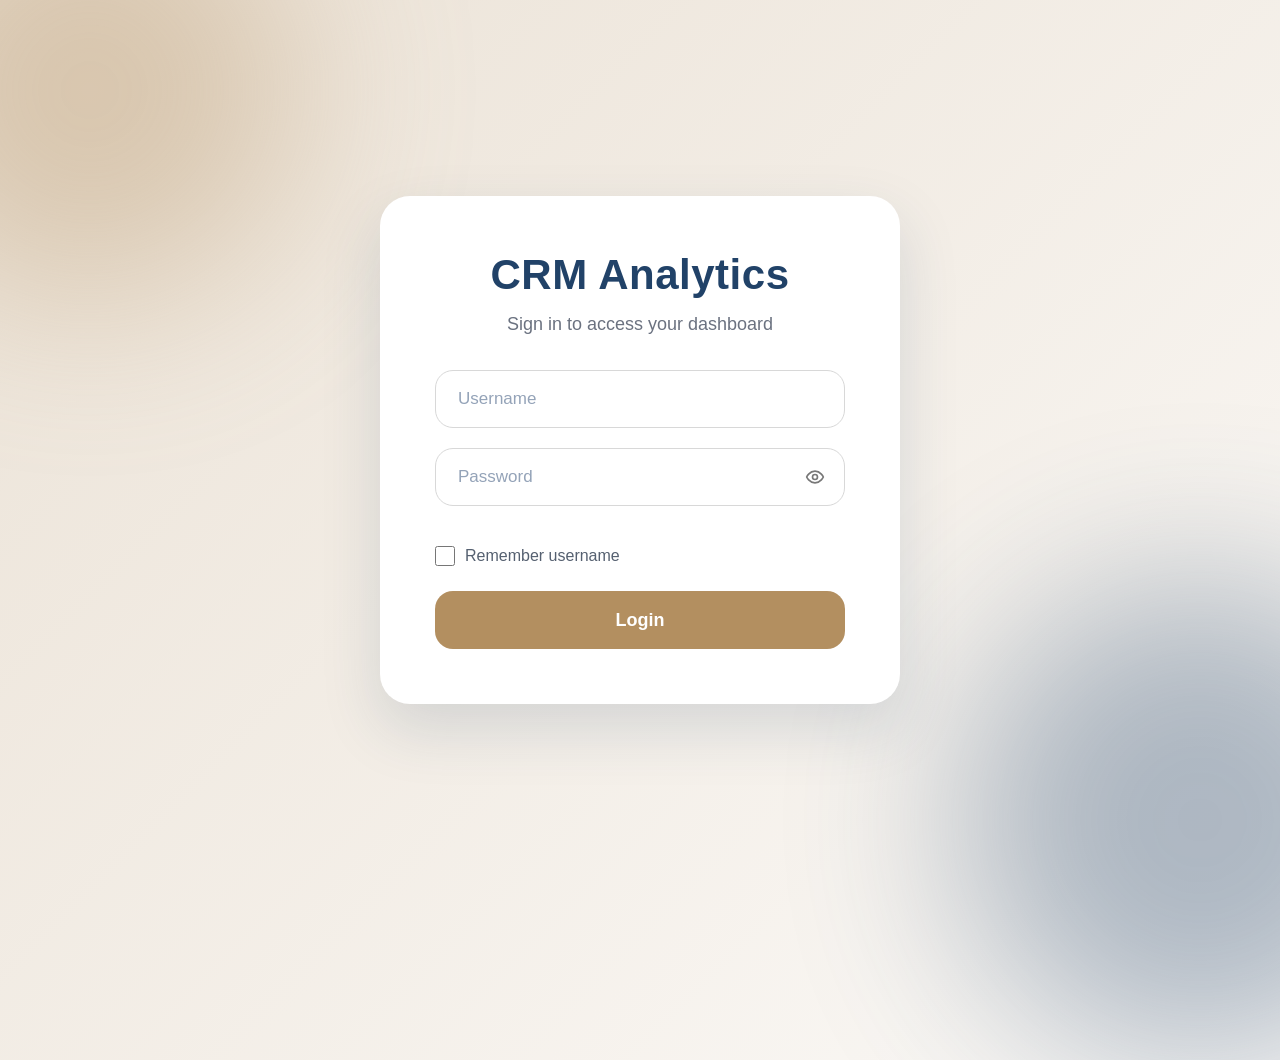
<file: Front-End/index.html>
<!DOCTYPE html>
<html>

<head>

    <meta charset="UTF-8">
    <meta name="viewport" content="width=device-width, initial-scale=1.0">

    <title>
        CRM Analytics Login
    </title>
    <link rel="icon" type="image/png" href="favicon.png">

    <link rel="stylesheet" href="l-styles.css">

</head>


<body class="login-page">


<div class="login-box">


    <h1>
        CRM Analytics
    </h1>


    <p>
        Sign in to access your dashboard
    </p>



    <form id="login-form">


        <input 
            id="username"
            type="text"
            placeholder="Username"
            autocomplete="username"
            spellcheck="false">



        <div class="password-container">


            <input
                id="password"
                type="password"
                placeholder="Password"
                autocomplete="current-password">



            <span id="toggle-password" role="button" tabindex="0" aria-label="Show password">
                <svg xmlns="http://www.w3.org/2000/svg" width="20" height="20" viewBox="0 0 24 24" fill="none" stroke="currentColor" stroke-width="2" stroke-linecap="round" stroke-linejoin="round"><path d="M2 12s3-7 10-7 10 7 10 7-3 7-10 7-10-7-10-7z"/><circle cx="12" cy="12" r="3"/></svg>
            </span>


        </div>




        <div class="login-options">


            <label>


                <input 
                    type="checkbox" 
                    id="remember-me">


                Remember username


            </label>


        </div>





        <button type="submit">

            Login

        </button>



    </form>




    <p id="login-error"></p>



</div>





<script src="login.js"></script>


</body>

</html>
</file>
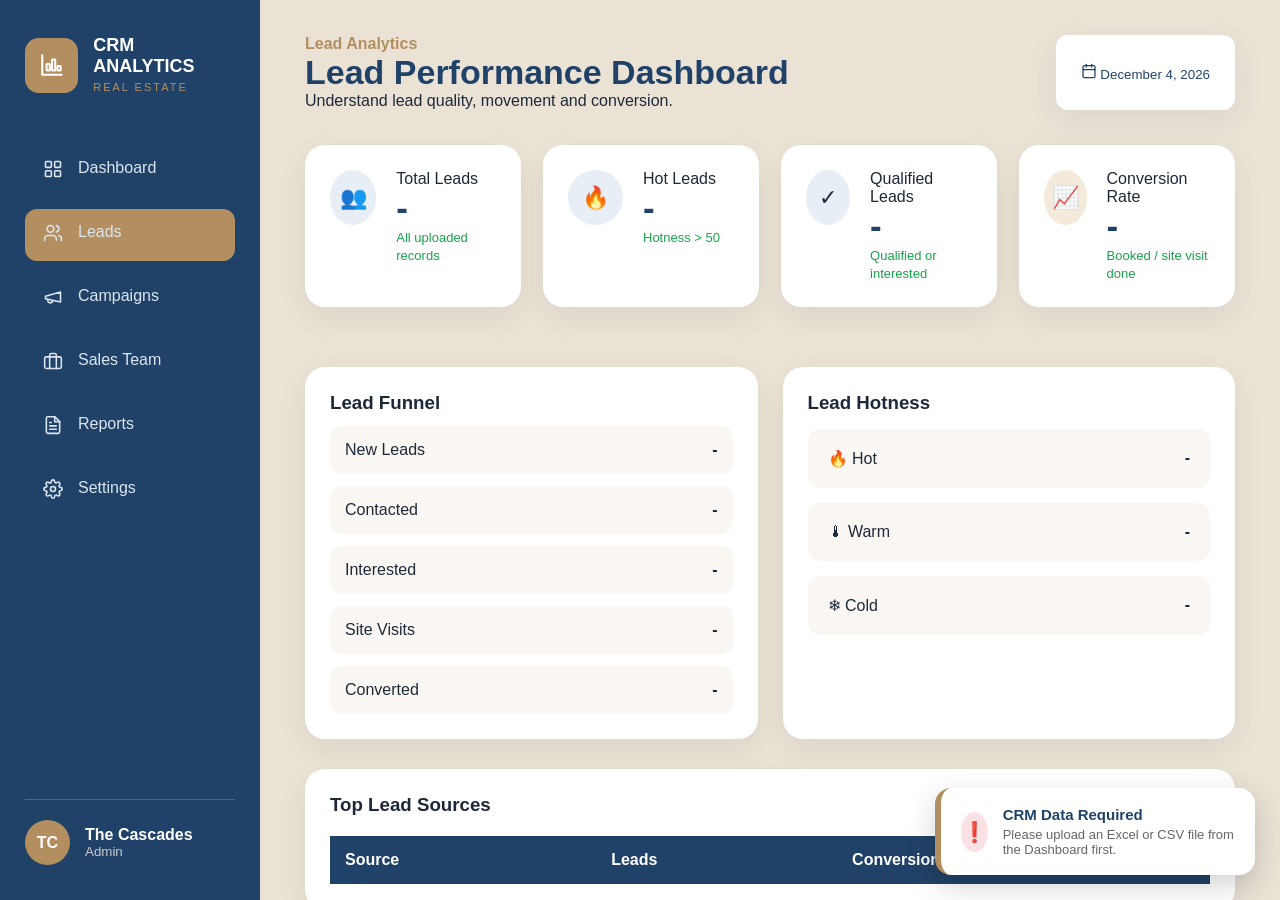
<file: Front-End/leads.html>
<!DOCTYPE html>
<html lang="en">

<head>

<meta charset="UTF-8">
<meta name="viewport" content="width=device-width, initial-scale=1.0">

<title>Lead Analytics</title>
<link rel="icon" type="image/png" href="favicon.png">

<link rel="stylesheet" href="leads.css">
<link rel="stylesheet" href="settings.css">

</head>

<div id="notification-container"></div>
<body>


<div class="dashboard">


<!-- SIDEBAR -->

<aside class="sidebar">


<div class="brand">

<div class="logo-icon">
◆
</div>

<div>

<h2>
CRM ANALYTICS
</h2>

<span>
REAL ESTATE
</span>

</div>

</div>



<nav>

<a href="dashboard.html">
<span>▦</span>
Dashboard
</a>


<a href="leads.html" class="active">
<span>♟</span>
Leads
</a>


<a href="campaigns.html">
<span>◉</span>
Campaigns
</a>


<a href="sales.html">
<span>♧</span>
Sales Team
</a>


<a href="reports.html">
<span>▥</span>
Reports   
</a>


<a href="settings.html">
<span>⚙</span>
Settings   
</a>


</nav>



<div class="profile">


<div class="avatar">
TC
</div>


<div>

<strong>
The Cascades
</strong>

<small>
Admin
</small>


</div>


</div>


</aside>





<!-- MAIN -->

<main class="main">


<header class="header">


<div>

<p class="welcome">
Lead Analytics
</p>


<h1>
Lead Performance Dashboard
</h1>


<p>
Understand lead quality, movement and conversion.
</p>


</div>


<button class="date-picker">

📅 <span id="current-date"></span>

</button>


</header>





<!-- KPI CARDS -->


<section class="kpi-container">



<div class="kpi-card">

<div class="icon">
👥
</div>

<div>

<p>
Total Leads
</p>

<h2 id="total-leads">
-
</h2>

<span>
All uploaded records
</span>

</div>

</div>





<div class="kpi-card">

<div class="icon">
🔥
</div>

<div>

<p>
Hot Leads
</p>

<h2 id="hot-leads">
-
</h2>

<span>
Hotness &gt; 50
</span>

</div>

</div>






<div class="kpi-card">

<div class="icon">
✓
</div>

<div>

<p>
Qualified Leads
</p>

<h2 id="qualified-leads">
-
</h2>

<span>
Qualified or interested
</span>

</div>

</div>





<div class="kpi-card">

<div class="icon gold">
📈
</div>

<div>

<p>
Conversion Rate
</p>

<h2 id="conversion-rate">
-
</h2>

<span>
Booked / site visit done
</span>

</div>

</div>



</section>







<!-- ANALYTICS -->


<section class="analytics-grid">



<div class="card">


<h3>
Lead Funnel
</h3>


<div class="funnel">
    <div>New Leads<strong id="funnel-new">-</strong></div>
    <div>Contacted<strong id="funnel-contacted">-</strong></div>
    <div>Interested<strong id="funnel-interested">-</strong></div>
    <div>Site Visits<strong id="funnel-sitevisits">-</strong></div>
    <div>Converted<strong id="funnel-converted">-</strong></div>
</div>


</div>







<div class="card">


<h3>
Lead Hotness
</h3>


<div class="hot-box">
    <div>🔥 Hot<strong id="hotness-hot">-</strong></div>
    <div>🌡 Warm<strong id="hotness-warm">-</strong></div>
    <div>❄ Cold<strong id="hotness-cold">-</strong></div>
</div>



</div>



</section>








<section class="card">


<h3>
Top Lead Sources
</h3>



<table>


<thead>

<tr>

<th>
Source
</th>

<th>
Leads
</th>

<th>
Conversion
</th>

</tr>


</thead>


<tbody id="sources-table">


</tbody>


</table>


</section>




</main>


</div>


<script src="leads.js"></script>

<!-- Settings overlay (shared across pages) -->
<script src="settings.js"></script>

</body>


</html>
</file>
<file: Front-End/l-styles.css>
/* =========================
   LOGIN PAGE
========================= */


* {

    box-sizing:border-box;

    margin:0;
    padding:0;

    font-family:
    "Inter",
    "Segoe UI",
    Arial,
    sans-serif;

}



body {

    background:#ebe2d6;

}





/* =========================
   MAIN LOGIN CONTAINER
========================= */


.login-page {

    height:100vh;

    display:flex;

    justify-content:center;

    align-items:center;

    position:relative;

    overflow:hidden;

    background:
    linear-gradient(
        135deg,
        #ebe2d6,
        #ffffff,
        #ddc9a3,
        #ebe2d6
    );

    background-size:400% 400%;

    animation:gradientShift 18s ease infinite;

}



.login-page::before,
.login-page::after {

    content:"";

    position:absolute;

    border-radius:50%;

    filter:blur(90px);

    opacity:.35;

    z-index:0;

}



.login-page::before {

    width:420px;
    height:420px;

    background:#b38f60;

    top:-120px;
    left:-120px;

    animation:floatBlobOne 14s ease-in-out infinite;

}



.login-page::after {

    width:480px;
    height:480px;

    background:#214268;

    bottom:-160px;
    right:-160px;

    animation:floatBlobTwo 16s ease-in-out infinite;

}



@keyframes gradientShift {

    0% {
        background-position:0% 50%;
    }

    50% {
        background-position:100% 50%;
    }

    100% {
        background-position:0% 50%;
    }

}



@keyframes floatBlobOne {

    0%, 100% {
        transform:translate(0,0);
    }

    50% {
        transform:translate(60px,50px);
    }

}



@keyframes floatBlobTwo {

    0%, 100% {
        transform:translate(0,0);
    }

    50% {
        transform:translate(-50px,-40px);
    }

}





/* =========================
   LOGIN CARD
========================= */


.login-box {


    position:relative;

    z-index:1;


    width:520px;


    background:white;


    padding:55px;


    border-radius:30px;


    box-shadow:

    0 25px 60px
    rgba(33,66,104,0.15);


    text-align:center;


}





/* =========================
   TITLE
========================= */


.login-box h1 {


    color:#214268;


    font-size:42px;


    margin-bottom:15px;


    letter-spacing:.5px;


}



.login-box p {


    color:#6b7280;


    font-size:18px;


    margin-bottom:35px;


}





/* =========================
   TEXT INPUTS
========================= */


.login-box form input[type="text"],
.login-box form input[type="password"] {

    width:100%;

    height:58px;

    padding:0 22px;

    border-radius:18px;

    border:1px solid #d8d8d8;

    font-size:17px;

    color:#1d2939;

    outline:none;

    margin-bottom:20px;

    transition:.3s;

    background:white;

}


.login-box form input::placeholder {

    color:#94a3b8;

}


.login-box form input:focus {

    border-color:#b38f60;

    box-shadow:
    0 0 0 4px rgba(179,143,96,.15);

}





/* =========================
   PASSWORD FIELD
========================= */


.password-container {

    position:relative;

    width:100%;

    margin-bottom:20px;

}


.password-container input {

    padding-right:60px;

    margin-bottom:0;

}



#toggle-password {

    position:absolute;

    right:20px;

    top:29px;

    transform:translateY(-50%);

    display:flex;

    align-items:center;

    justify-content:center;

    cursor:pointer;

    font-size:20px;

    color:#777;

    user-select:none;

}


#toggle-password:hover {

    color:#214268;

}




/* =========================
   REMEMBER USERNAME
========================= */


.login-options {


    width:100%;


    display:flex;


    justify-content:flex-start;


    align-items:center;


    margin:

    5px 0 25px;


}




.login-options label {


    display:flex;


    align-items:center;


    gap:10px;


    color:#556070;


    font-size:16px;


    cursor:pointer;


}




.login-options input {


    width:20px;


    height:20px;


    margin:0;


    accent-color:#b38f60;


}





/* =========================
   LOGIN BUTTON
========================= */


.login-box button {


    width:100%;


    height:58px;


    background:#b38f60;


    color:white;


    border:none;


    border-radius:18px;


    font-size:18px;


    font-weight:600;


    cursor:pointer;


    transition:.3s;


}




.login-box button:hover {


    background:#214268;


    transform:

    translateY(-2px);


}






/* =========================
   ERROR MESSAGE
========================= */


#login-error {


    display:none;


    margin-top:18px;


    padding:12px;


    border-radius:12px;


    background:#fde8e8;


    color:#c73a3a;


    font-size:15px;


    font-weight:500;


}





/* =========================
   MOBILE
========================= */


@media(max-width:600px){


    .login-box {


        width:90%;


        padding:35px;


    }



    .login-box h1 {


        font-size:34px;


    }


}
</file>
<file: Front-End/leads.css>
/* =====================================================================
   LEADS PAGE STYLES  (leads.html)

   This file also carries the SHARED BASE LAYOUT (sidebar, header, KPI
   cards, tables). reports.html and sales.html reuse it by also linking
   leads.css.

   /!\  These base styles are DUPLICATED across styles.css, campaigns.css
        and sales.css. A change to the shared layout must be applied to
        each copy. See README.md > Gotchas.
   ===================================================================== */


:root{

--navy:#214268;
--cream:#ebe2d6;
--gold:#b38f60;
--white:#fff;
--text:#1d2939;

--shadow:
    0 10px 30px rgba(33,66,104,0.08);

}


*{

box-sizing:border-box;
margin:0;
padding:0;

font-family:
"Inter",
"Segoe UI",
Arial;

}



body{

background:var(--cream);

color:var(--text);

}




.dashboard{

display:flex;

height:100vh;

overflow:hidden;

}



/* SIDEBAR */


.sidebar{

width:260px;

height:100vh;

flex-shrink:0;

overflow-y:auto;

background:var(--navy);

color:white;

padding:35px 25px;

display:flex;

flex-direction:column;

}



.brand{

display:flex;

gap:15px;

align-items:center;

margin-bottom:50px;

}


.logo-icon{

width:55px;
height:55px;

background:var(--gold);

border-radius:14px;

display:flex;
align-items:center;
justify-content:center;

font-size:25px;

}



.brand h2{

font-size:18px;

}


.brand span{

color:var(--gold);

font-size:11px;

letter-spacing:2px;

}




nav a{

display:flex;

gap:15px;

padding:14px 18px;

margin-bottom:12px;

color:#dce5ef;

text-decoration:none;

border-radius:12px;

}



nav a.active,
nav a:hover{

background:var(--gold);

}



.profile{

margin-top:auto;

border-top:1px solid #ffffff33;

padding-top:20px;

display:flex;

gap:15px;

align-items:center;

}



.avatar{

width:45px;
height:45px;

background:var(--gold);

border-radius:50%;

display:flex;

justify-content:center;

align-items:center;

font-weight:bold;

}


.profile small{

display:block;

color:#ccc;

}





/* MAIN */


.main{

flex:1;

height:100vh;

overflow-y:auto;

padding:35px 45px;

}



.header{

display:flex;

justify-content:space-between;

margin-bottom:35px;

}



.header h1{

color:var(--navy);

font-size:34px;

}



.welcome{

color:var(--gold);

font-weight:bold;

}



.date-picker {

    background:white;

    border:none;

    padding:15px 25px;

    border-radius:12px;

    box-shadow:var(--shadow);

    color:var(--navy);

}





/* KPI */


.kpi-container{

display:grid;

grid-template-columns:
repeat(4,1fr);

gap:22px;

}



.kpi-card{

background:white;

padding:25px;

border-radius:20px;

display:flex;

gap:20px;

box-shadow:
0 10px 30px #00000010;

}



.icon{

width:55px;
height:55px;

border-radius:50%;

background:#e8eef5;

display:flex;

align-items:center;
justify-content:center;

font-size:22px;

}



.gold{

background:#f4eadc;

}


.kpi-card h2{

font-size:35px;

color:var(--navy);

}



.kpi-card span{

color:#16a34a;

font-size:13px;

}






/* CARDS */


.analytics-grid{

display:grid;

grid-template-columns:1fr 1fr;

gap:25px;

margin-top:30px;

}



.card{

background:white;

padding:25px;

border-radius:20px;

box-shadow:
0 10px 30px #00000010;

margin-top:30px;

}



.funnel div{

padding:15px;

background:#faf7f2;

margin-top:12px;

border-radius:12px;

display:flex;

justify-content:space-between;

}



.hot-box div{

padding:20px;

margin-top:15px;

background:#faf7f2;

border-radius:12px;

display:flex;

justify-content:space-between;

}





table{

width:100%;

border-collapse:collapse;

margin-top:20px;

}


th{

background:var(--navy);

color:white;

padding:15px;

text-align:left;

}


td{

padding:15px;

border-bottom:1px solid #eee;

}




@media(max-width:1000px){

.kpi-container{

grid-template-columns:1fr 1fr;

}

}




/* =====================================
   DASHBOARD NOTIFICATIONS
===================================== */


#notification-container{

    position:fixed;

    bottom:25px;

    right:25px;

    z-index:9999;

}



.dashboard-notification{

    width:320px;

    background:white;

    border-radius:16px;

    padding:18px 20px;

    display:flex;

    align-items:center;

    gap:15px;


    box-shadow:
    0 10px 30px rgba(0,0,0,.18);


    border-left:6px solid #b38f60;


    animation:
    slideNotification .35s ease;

}



.dashboard-notification .notification-icon{

    width:40px;

    height:40px;

    background:rgba(220,53,69,.15);

    border-radius:50%;


    display:flex;

    align-items:center;

    justify-content:center;

    font-size:20px;

    line-height:1;

}



.dashboard-notification h4{

    margin:0;

    color:#214268;

    font-size:15px;

}



.dashboard-notification p{

    margin:4px 0 0;

    color:#666;

    font-size:13px;

}




@keyframes slideNotification{


    from{

        transform:translateX(120%);

        opacity:0;

    }


    to{

        transform:translateX(0);

        opacity:1;

    }


}



.dashboard-notification.hide{

    animation:

    hideNotification .35s ease forwards;

}



@keyframes hideNotification{


    from{

        transform:translateX(0);

        opacity:1;

    }


    to{

        transform:translateX(120%);

        opacity:0;

    }

}
</file>
<file: Front-End/settings.css>
/* =====================================================================
   Settings overlay — shared across all app pages (injected by settings.js).
   Opens as a modal ON TOP of the current page rather than being its own
   route. Colours are hard-coded to the brand palette so this file is
   self-contained regardless of which page stylesheet is loaded.
        navy #214268 · cream #ebe2d6 · gold #b38f60
   ===================================================================== */


.settings-overlay{
    position:fixed;
    inset:0;
    z-index:10000;
    display:flex;
    align-items:center;
    justify-content:center;
    padding:24px;
}

.settings-overlay[hidden]{ display:none; }


.settings-backdrop{
    position:absolute;
    inset:0;
    background:rgba(20,38,60,0.55);
    -webkit-backdrop-filter:blur(3px);
    backdrop-filter:blur(3px);
    animation:settingsFade .2s ease;
}


.settings-panel{
    position:relative;
    width:100%;
    max-width:520px;
    max-height:88vh;
    display:flex;
    flex-direction:column;
    overflow:hidden;
    background:#ffffff;
    border-radius:20px;
    box-shadow:0 30px 70px rgba(0,0,0,.35);
    animation:settingsPop .22s cubic-bezier(.2,.8,.2,1);
}


@keyframes settingsFade{ from{opacity:0} to{opacity:1} }
@keyframes settingsPop{
    from{ opacity:0; transform:translateY(12px) scale(.98) }
    to{ opacity:1; transform:none }
}


/* ---- Header ---- */

.settings-head{
    display:flex;
    align-items:flex-start;
    justify-content:space-between;
    gap:16px;
    padding:24px 26px;
    background:#214268;
    color:#fff;
}

.settings-head h2{ margin:0; font-size:20px; }
.settings-head p{ margin:4px 0 0; font-size:13px; color:#c8d4e2; }

.settings-close{
    flex-shrink:0;
    width:34px;
    height:34px;
    border:none;
    border-radius:9px;
    background:rgba(255,255,255,.12);
    color:#fff;
    font-size:15px;
    cursor:pointer;
}
.settings-close:hover{ background:rgba(255,255,255,.24); }


/* ---- Body ---- */

.settings-body{
    padding:8px 26px 4px;
    overflow-y:auto;
}

.settings-group{
    padding:20px 0;
    border-bottom:1px solid #efe7da;
}
.settings-group:last-child{ border-bottom:none; }

.settings-group h3{
    margin:0 0 14px;
    font-size:12px;
    letter-spacing:1px;
    text-transform:uppercase;
    color:#b38f60;
}


.settings-field{
    display:flex;
    flex-direction:column;
    gap:6px;
    margin-bottom:14px;
}
.settings-field:last-child{ margin-bottom:0; }

.settings-field span{ font-size:13px; font-weight:600; color:#6b7280; }

.settings-field input{
    padding:11px 13px;
    border:1px solid #ddd;
    border-radius:10px;
    font-size:14px;
    color:#1d2939;
    background:#faf7f2;
}
.settings-field input:focus{
    outline:none;
    border-color:#b38f60;
    background:#fff;
}


.settings-row{
    display:flex;
    align-items:center;
    justify-content:space-between;
    gap:16px;
}
.settings-row strong{ display:block; color:#214268; font-size:15px; }
.settings-row > div span{ display:block; margin-top:2px; font-size:12px; color:#6b7280; }


.settings-btn{
    flex-shrink:0;
    border:none;
    border-radius:10px;
    padding:10px 16px;
    font-size:13px;
    font-weight:600;
    cursor:pointer;
}
.settings-btn.danger{ background:#fdecec; color:#c73a3a; }
.settings-btn.danger:hover{ background:#f9d9d9; }

.settings-btn.logout{ background:#214268; color:#fff; }
.settings-btn.logout:hover{ background:#2d557f; }


.settings-pill{
    flex-shrink:0;
    font-size:11px;
    font-weight:700;
    letter-spacing:.5px;
    text-transform:uppercase;
    color:#8a6d3b;
    background:#f4eadc;
    padding:6px 11px;
    border-radius:999px;
}


.settings-toggle{
    display:flex;
    align-items:center;
    justify-content:space-between;
    gap:16px;
    cursor:pointer;
    font-size:14px;
    color:#1d2939;
}
.settings-toggle input{
    width:18px;
    height:18px;
    accent-color:#b38f60;
    cursor:pointer;
}


/* ---- Footer ---- */

.settings-foot{
    display:flex;
    align-items:center;
    justify-content:space-between;
    gap:14px;
    padding:16px 26px;
    border-top:1px solid #efe7da;
    background:#faf7f2;
}

.settings-about{
    display:flex;
    align-items:center;
    gap:7px;
    font-size:12px;
    color:#6b7280;
}
.settings-swatch{
    display:inline-block;
    width:14px;
    height:14px;
    border-radius:4px;
    border:1px solid rgba(0,0,0,.08);
}


/* ---- "Reduce animations" preference ---- */

.reduce-motion *,
.reduce-motion *::before,
.reduce-motion *::after{
    animation-duration:0s !important;
    animation-iteration-count:1 !important;
    transition:none !important;
}


/* Two-line toggle rows (title + description) */
.settings-toggle > div{
    display:flex;
    flex-direction:column;
    gap:2px;
}
.settings-toggle-title{ font-size:14px; font-weight:500; color:#1d2939; }
.settings-toggle-sub{ font-size:12px; color:#6b7280; }


/* =====================================================================
   DARK MODE — applied app-wide via <html data-theme="dark">.
   The sidebar is already navy so it fits; the settings modal stays light.
   Content rules are scoped to .main so they never touch the modal.
   ===================================================================== */

html[data-theme="dark"] body{
    background:#0e1a28;
    color:#e6ebf2;
}

/* Headings + muted text that were dark navy */
html[data-theme="dark"] .main h1,
html[data-theme="dark"] .main h2,
html[data-theme="dark"] .main h3,
html[data-theme="dark"] .main h4{
    color:#e9eef5;
}
html[data-theme="dark"] .main > p,
html[data-theme="dark"] .header p,
html[data-theme="dark"] .kpi-card p,
html[data-theme="dark"] .section-description{
    color:#9fb0c3;
}

/* Cards / panels (were white) */
html[data-theme="dark"] .main .card,
html[data-theme="dark"] .main .kpi-card,
html[data-theme="dark"] .main .chart-card,
html[data-theme="dark"] .main .table-card,
html[data-theme="dark"] .main .source-card,
html[data-theme="dark"] .main .upload-panel,
html[data-theme="dark"] .main .filter-panel,
html[data-theme="dark"] .main .rep-card,
html[data-theme="dark"] .main .date-picker{
    background:#17283c !important;
    color:#e6ebf2;
    box-shadow:0 10px 30px rgba(0,0,0,.35);
}

/* Inset / cream surfaces (#faf7f2, #fcfaf6, #fffdf8, #e8eef5) */
html[data-theme="dark"] .main .upload-box,
html[data-theme="dark"] .main .sources div,
html[data-theme="dark"] .main .funnel > div,
html[data-theme="dark"] .main .hot-box > div,
html[data-theme="dark"] .main .rep-stat,
html[data-theme="dark"] .main #report-preview,
html[data-theme="dark"] .main #insights,
html[data-theme="dark"] .main #upload-status,
html[data-theme="dark"] .main .report-category{
    background:#1f3149 !important;
    color:#e6ebf2;
}
html[data-theme="dark"] .main .report-category label{
    background:#26384f !important;
    color:#e6ebf2;
}

/* KPI icon chips */
html[data-theme="dark"] .main .kpi-card .icon,
html[data-theme="dark"] .main .kpi-card .icon.gold{
    background:#22364e;
}

/* Tables */
html[data-theme="dark"] .main td{
    border-bottom-color:rgba(255,255,255,.09);
    color:#dbe4ee;
}
html[data-theme="dark"] .main th{
    background:#101f33;
}

/* Inputs / selects inside the page (not the modal) */
html[data-theme="dark"] .main select,
html[data-theme="dark"] .main input{
    background:#1f3149;
    border-color:#2f4763;
    color:#e6ebf2;
}

/* Toast notifications (rendered outside .main) */
html[data-theme="dark"] .dashboard-notification{
    background:#17283c;
    color:#e6ebf2;
}
</file>
